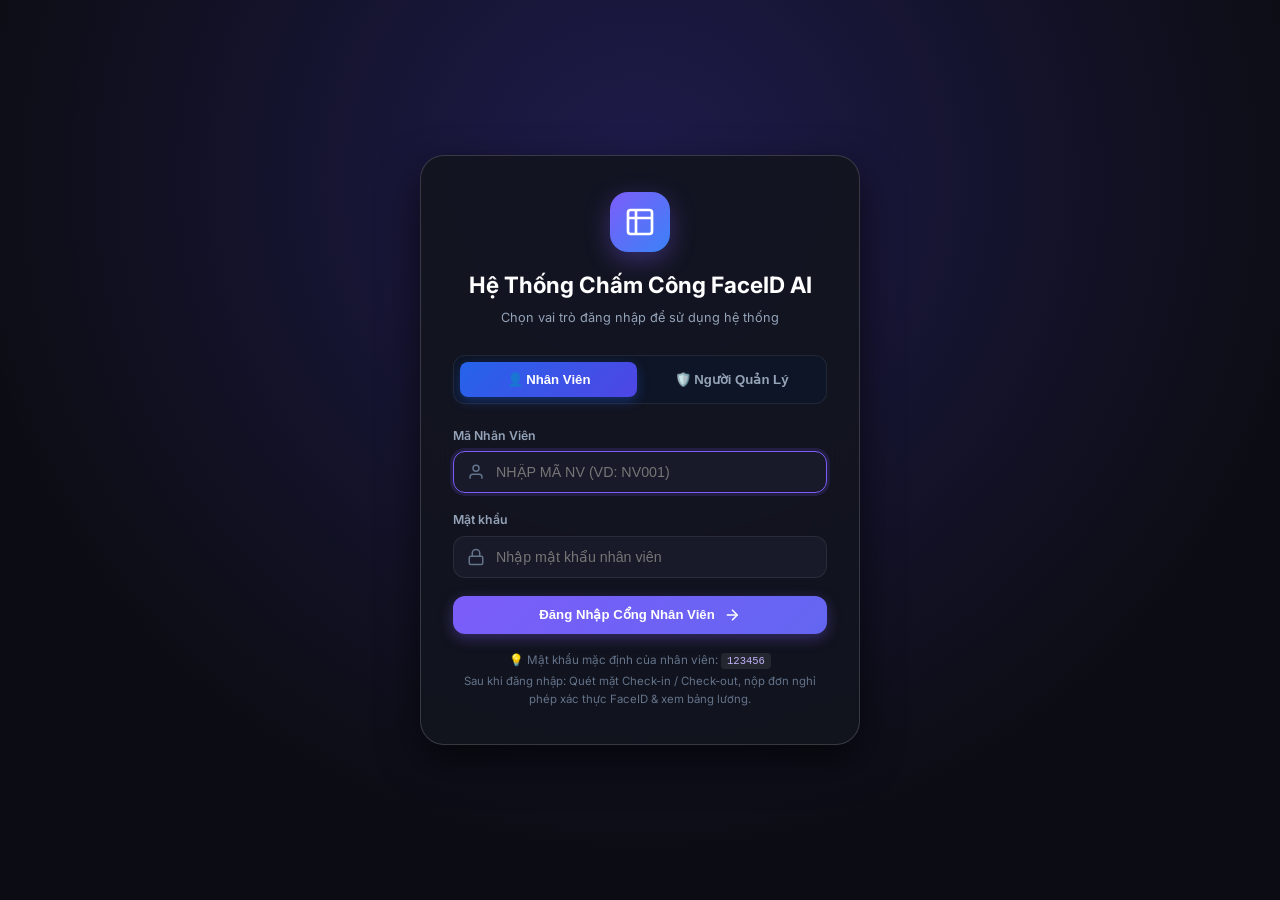
<file: templates/admin_login.html>
<!DOCTYPE html>
<html lang="vi">
<head>
  <meta charset="UTF-8" />
  <meta name="viewport" content="width=device-width, initial-scale=1.0" />
  <title>Đăng Nhập Hệ Thống Chấm Công & Quản Trị — FaceID AI</title>
  <link rel="preconnect" href="https://fonts.googleapis.com" />
  <link rel="preconnect" href="https://fonts.gstatic.com" crossorigin />
  <link href="https://fonts.googleapis.com/css2?family=Inter:wght@300;400;500;600;700;800&display=swap" rel="stylesheet" />
  <link rel="stylesheet" href="/static/css/style.css?v=2.5" />
  <style>
    .role-tabs {
      display: grid;
      grid-template-columns: 1fr 1fr;
      gap: 6px;
      background: rgba(15, 23, 42, 0.7);
      padding: 6px;
      border-radius: 12px;
      border: 1px solid var(--border);
      margin-bottom: 1.5rem;
    }
    .role-tab-btn {
      padding: 10px 12px;
      border-radius: 8px;
      border: none;
      background: transparent;
      color: var(--text-secondary);
      font-weight: 700;
      font-size: 0.88rem;
      cursor: pointer;
      display: flex;
      align-items: center;
      justify-content: center;
      gap: 8px;
      transition: all 0.2s ease;
    }
    .role-tab-btn.active {
      background: linear-gradient(135deg, #2563eb, #4f46e5);
      color: #fff;
      box-shadow: 0 4px 12px rgba(37, 99, 235, 0.35);
    }
    .role-tab-btn:hover:not(.active) {
      color: var(--text);
      background: rgba(255, 255, 255, 0.05);
    }
  </style>
</head>
<body class="login-body">

  <div class="login-wrapper">
    
    <div class="login-card" style="max-width: 450px;">
      <div class="login-brand">
        <div class="login-icon">
          <svg width="32" height="32" viewBox="0 0 24 24" fill="none" stroke="currentColor" stroke-width="2">
            <path d="M9 3H5a2 2 0 0 0-2 2v4m6-6h10a2 2 0 0 1 2 2v4M9 3v18m0 0h10a2 2 0 0 0 2-2V9M9 21H5a2 2 0 0 1-2-2V9m0 0h18"/>
          </svg>
        </div>
        <h2>Hệ Thống Chấm Công FaceID AI</h2>
        <p id="login-subtitle">Chọn vai trò đăng nhập để sử dụng hệ thống</p>
      </div>

      <!-- Chuyển đổi luồng Nhân Viên / Quản Lý -->
      <div class="role-tabs">
        <button type="button" class="role-tab-btn active" id="tab-btn-emp">
          <span>👤 Nhân Viên</span>
        </button>
        <button type="button" class="role-tab-btn" id="tab-btn-admin">
          <span>🛡️ Người Quản Lý</span>
        </button>
      </div>

      <!-- FORM 1: NHÂN VIÊN ĐĂNG NHẬP -->
      <form id="employee-login-form" class="login-form">
        <div class="form-group">
          <label for="emp-code">Mã Nhân Viên</label>
          <div class="input-wrap">
            <svg width="18" height="18" viewBox="0 0 24 24" fill="none" stroke="currentColor" stroke-width="2">
              <path d="M20 21v-2a4 4 0 0 0-4-4H8a4 4 0 0 0-4 4v2"/><circle cx="12" cy="7" r="4"/>
            </svg>
            <input type="text" id="emp-code" name="emp_code" placeholder="Nhập Mã NV (VD: NV001)" required autofocus style="text-transform: uppercase;" />
          </div>
        </div>

        <div class="form-group">
          <label for="emp-password">Mật khẩu</label>
          <div class="input-wrap">
            <svg width="18" height="18" viewBox="0 0 24 24" fill="none" stroke="currentColor" stroke-width="2">
              <rect x="3" y="11" width="18" height="11" rx="2" ry="2"/><path d="M7 11V7a5 5 0 0 1 10 0v4"/>
            </svg>
            <input type="password" id="emp-password" name="password" placeholder="Nhập mật khẩu nhân viên" required />
          </div>
        </div>

        <div id="emp-login-error" class="login-alert hidden"></div>

        <button type="submit" class="btn-primary btn-block" id="btn-submit-emp-login">
          <span>Đăng Nhập Cổng Nhân Viên</span>
          <svg width="18" height="18" viewBox="0 0 24 24" fill="none" stroke="currentColor" stroke-width="2">
            <line x1="5" y1="12" x2="19" y2="12"/><polyline points="12 5 19 12 12 19"/>
          </svg>
        </button>

        <div class="login-meta-tip">
          <p>💡 Mật khẩu mặc định của nhân viên: <code>123456</code></p>
          <p style="margin-top:4px;font-size:.76rem;color:var(--text-muted);">Sau khi đăng nhập: Quét mặt Check-in / Check-out, nộp đơn nghỉ phép xác thực FaceID & xem bảng lương.</p>
        </div>
      </form>

      <!-- FORM 2: NGƯỜI QUẢN LÝ ĐĂNG NHẬP -->
      <form id="admin-login-form" class="login-form hidden">
        <div class="form-group">
          <label for="username">Tài khoản Quản trị</label>
          <div class="input-wrap">
            <svg width="18" height="18" viewBox="0 0 24 24" fill="none" stroke="currentColor" stroke-width="2">
              <path d="M12 2L2 7l10 5 10-5-10-5zM2 17l10 5 10-5M2 12l10 5 10-5"/>
            </svg>
            <input type="text" id="username" name="username" placeholder="Nhập tài khoản (vd: admin)" required />
          </div>
        </div>

        <div class="form-group">
          <label for="password">Mật khẩu Quản trị</label>
          <div class="input-wrap">
            <svg width="18" height="18" viewBox="0 0 24 24" fill="none" stroke="currentColor" stroke-width="2">
              <rect x="3" y="11" width="18" height="11" rx="2" ry="2"/><path d="M7 11V7a5 5 0 0 1 10 0v4"/>
            </svg>
            <input type="password" id="password" name="password" placeholder="Nhập mật khẩu quản lý" required />
          </div>
        </div>

        <div id="login-error" class="login-alert hidden"></div>

        <button type="submit" class="btn-primary btn-block" id="btn-submit-login" style="background: linear-gradient(135deg, #7c3aed, #4f46e5);">
          <span>Đăng Nhập Cổng Quản Lý</span>
          <svg width="18" height="18" viewBox="0 0 24 24" fill="none" stroke="currentColor" stroke-width="2">
            <line x1="5" y1="12" x2="19" y2="12"/><polyline points="12 5 19 12 12 19"/>
          </svg>
        </button>

        <div class="login-meta-tip">
          <p>🛡️ Mặc định Quản lý: tài khoản <code>admin</code> • mật khẩu <code>admin123</code></p>
          <p style="margin-top:4px;font-size:.76rem;color:var(--text-muted);">Dành cho Quản trị viên: Thêm/sửa/xóa nhân viên, duyệt nghỉ phép, xem báo cáo đăng nhập & bảng lương.</p>
        </div>
      </form>

    </div>

  </div>

  <script>
    const tabBtnEmp   = document.getElementById('tab-btn-emp');
    const tabBtnAdmin = document.getElementById('tab-btn-admin');
    const empForm     = document.getElementById('employee-login-form');
    const adminForm   = document.getElementById('admin-login-form');

    function switchRoleTab(role) {
      if (role === 'admin') {
        tabBtnAdmin.classList.add('active');
        tabBtnEmp.classList.remove('active');
        adminForm.classList.remove('hidden');
        empForm.classList.add('hidden');
        document.getElementById('username').focus();
      } else {
        tabBtnEmp.classList.add('active');
        tabBtnAdmin.classList.remove('active');
        empForm.classList.remove('hidden');
        adminForm.classList.add('hidden');
        document.getElementById('emp-code').focus();
      }
    }

    tabBtnEmp.addEventListener('click', () => switchRoleTab('emp'));
    tabBtnAdmin.addEventListener('click', () => switchRoleTab('admin'));

    // Kiểm tra URL query (?role=admin)
    if (window.location.search.includes('role=admin')) {
      switchRoleTab('admin');
    }

    // Xử lý Nhân viên đăng nhập
    const empAlert = document.getElementById('emp-login-error');
    const btnEmp   = document.getElementById('btn-submit-emp-login');

    empForm.addEventListener('submit', async (e) => {
      e.preventDefault();
      empAlert.classList.add('hidden');
      btnEmp.disabled = true;
      btnEmp.innerHTML = '<span>Đang xác thực...</span>';

      const emp_code = document.getElementById('emp-code').value.trim().toUpperCase();
      const password = document.getElementById('emp-password').value;

      try {
        const res = await fetch('/api/employee/login', {
          method: 'POST',
          headers: { 'Content-Type': 'application/json' },
          body: JSON.stringify({ emp_code, password })
        });
        const data = await res.json();

        if (res.ok && data.success) {
          window.location.href = data.redirect || '/';
        } else {
          empAlert.textContent = data.error || 'Đăng nhập nhân viên không thành công.';
          empAlert.classList.remove('hidden');
          btnEmp.disabled = false;
          btnEmp.innerHTML = '<span>Đăng Nhập Cổng Nhân Viên</span>';
        }
      } catch (err) {
        empAlert.textContent = 'Lỗi kết nối tới máy chủ.';
        empAlert.classList.remove('hidden');
        btnEmp.disabled = false;
        btnEmp.innerHTML = '<span>Đăng Nhập Cổng Nhân Viên</span>';
      }
    });

    // Xử lý Quản lý đăng nhập
    const adminAlert = document.getElementById('login-error');
    const btnAdmin   = document.getElementById('btn-submit-login');

    adminForm.addEventListener('submit', async (e) => {
      e.preventDefault();
      adminAlert.classList.add('hidden');
      btnAdmin.disabled = true;
      btnAdmin.innerHTML = '<span>Đang xác thực...</span>';

      const username = document.getElementById('username').value.trim();
      const password = document.getElementById('password').value;

      try {
        const res = await fetch('/api/admin/login', {
          method: 'POST',
          headers: { 'Content-Type': 'application/json' },
          body: JSON.stringify({ username, password })
        });
        const data = await res.json();

        if (res.ok && data.success) {
          window.location.href = data.redirect || '/admin';
        } else {
          adminAlert.textContent = data.error || 'Đăng nhập quản trị không thành công.';
          adminAlert.classList.remove('hidden');
          btnAdmin.disabled = false;
          btnAdmin.innerHTML = '<span>Đăng Nhập Cổng Quản Lý</span>';
        }
      } catch (err) {
        adminAlert.textContent = 'Lỗi kết nối tới máy chủ.';
        adminAlert.classList.remove('hidden');
        btnAdmin.disabled = false;
        btnAdmin.innerHTML = '<span>Đăng Nhập Cổng Quản Lý</span>';
      }
    });
  </script>
</body>
</html>
</file>
<file: static/css/style.css>
/* ══════════════════════════════════════════════════════════════════
   FaceID Attendance System — Core Design System & Styling
   ══════════════════════════════════════════════════════════════════ */

*, *::before, *::after {
  box-sizing: border-box;
  margin: 0;
  padding: 0;
}

:root {
  --bg-base:        #0c0d14;
  --bg-surface:     #12141f;
  --bg-elevated:    #181a29;
  --bg-card:        #1d2033;
  --bg-card-hover:  #24283f;
  
  --border:         rgba(255, 255, 255, 0.08);
  --border-strong:  rgba(255, 255, 255, 0.16);
  --border-focus:   rgba(124, 93, 250, 0.6);

  --accent:         #7c5dfa;
  --accent-light:   #9b82fc;
  --accent-dim:     rgba(124, 93, 250, 0.15);
  --accent-glow:    rgba(124, 93, 250, 0.35);

  --success:        #10b981;
  --success-light:  #34d399;
  --success-dim:    rgba(16, 185, 129, 0.16);
  --danger:         #ef4444;
  --danger-dim:     rgba(239, 68, 68, 0.16);
  --warning:        #f59e0b;
  --warning-dim:    rgba(245, 158, 11, 0.16);
  --info:           #3b82f6;
  --info-dim:       rgba(59, 130, 246, 0.16);

  --text-primary:   #f8fafc;
  --text-secondary: #94a3b8;
  --text-muted:     #64748b;

  --radius-xs: 4px;
  --radius-sm: 8px;
  --radius-md: 12px;
  --radius-lg: 18px;
  --radius-xl: 24px;

  --font: 'Inter', -apple-system, BlinkMacSystemFont, 'Segoe UI', Roboto, sans-serif;
  --shadow-sm: 0 2px 8px rgba(0, 0, 0, 0.3);
  --shadow-md: 0 8px 24px rgba(0, 0, 0, 0.45);
  --shadow-lg: 0 16px 40px rgba(0, 0, 0, 0.6);
  --transition: all 0.2s cubic-bezier(0.4, 0, 0.2, 1);
}

html {
  scroll-behavior: smooth;
  font-size: 15px;
}

body {
  font-family: var(--font);
  background-color: var(--bg-base);
  color: var(--text-primary);
  min-height: 100vh;
  line-height: 1.5;
  -webkit-font-smoothing: antialiased;
}

/* ── Typography & Links ──────────────────────────────────────────── */
a {
  color: var(--accent-light);
  text-decoration: none;
  transition: var(--transition);
}
a:hover {
  color: #fff;
}

code {
  font-family: 'Consolas', 'Courier New', monospace;
  background: rgba(255, 255, 255, 0.08);
  padding: 2px 6px;
  border-radius: var(--radius-xs);
  font-size: 0.9em;
  color: #c4b5fd;
}

/* ── Top Header ─────────────────────────────────────────────────── */
.header {
  position: sticky;
  top: 0;
  z-index: 100;
  background: rgba(12, 13, 20, 0.85);
  backdrop-filter: blur(20px);
  border-bottom: 1px solid var(--border);
}

.header-inner {
  max-width: 1400px;
  margin: 0 auto;
  padding: 0 24px;
  height: 68px;
  display: flex;
  align-items: center;
  justify-content: space-between;
  gap: 16px;
}

.logo {
  display: flex;
  align-items: center;
  gap: 12px;
}

.logo-icon {
  width: 42px;
  height: 42px;
  border-radius: var(--radius-md);
  background: linear-gradient(135deg, var(--accent) 0%, #4f46e5 100%);
  display: flex;
  align-items: center;
  justify-content: center;
  color: #fff;
  box-shadow: 0 4px 14px var(--accent-glow);
}

.admin-badge-icon {
  background: linear-gradient(135deg, #4f46e5 0%, #06b6d4 100%);
}

.logo-title {
  display: block;
  font-weight: 700;
  font-size: 1.15rem;
  letter-spacing: -0.3px;
  color: #fff;
}

.logo-subtitle {
  display: block;
  font-size: 0.75rem;
  color: var(--text-muted);
  text-transform: uppercase;
  letter-spacing: 0.5px;
}

/* Clock */
.live-clock {
  display: flex;
  flex-direction: column;
  align-items: center;
  background: var(--bg-surface);
  border: 1px solid var(--border);
  padding: 4px 16px;
  border-radius: var(--radius-md);
}

#clock-time {
  font-size: 1.25rem;
  font-weight: 700;
  letter-spacing: 1px;
  color: #fff;
  font-variant-numeric: tabular-nums;
}

#clock-date {
  font-size: 0.72rem;
  color: var(--text-secondary);
}

.header-actions {
  display: flex;
  align-items: center;
  gap: 14px;
}

.status-pill {
  display: flex;
  align-items: center;
  gap: 8px;
  padding: 6px 14px;
  background: var(--bg-surface);
  border: 1px solid var(--border);
  border-radius: 999px;
  font-size: 0.8rem;
  color: var(--text-secondary);
}

.pulse-dot {
  width: 8px;
  height: 8px;
  border-radius: 50%;
  background: var(--success);
  box-shadow: 0 0 8px var(--success);
  animation: pulse 2s infinite;
}

@keyframes pulse {
  0% { transform: scale(0.95); box-shadow: 0 0 0 0 rgba(16, 185, 129, 0.7); }
  70% { transform: scale(1); box-shadow: 0 0 0 8px rgba(16, 185, 129, 0); }
  100% { transform: scale(0.95); box-shadow: 0 0 0 0 rgba(16, 185, 129, 0); }
}

.btn-admin-nav {
  display: flex;
  align-items: center;
  gap: 8px;
  padding: 8px 16px;
  background: var(--accent-dim);
  border: 1px solid rgba(124, 93, 250, 0.3);
  color: var(--accent-light);
  border-radius: var(--radius-md);
  font-weight: 600;
  font-size: 0.88rem;
  transition: var(--transition);
}
.btn-admin-nav:hover {
  background: var(--accent);
  color: #fff;
  box-shadow: 0 0 16px var(--accent-glow);
}

/* ══════════════════════════════════════════════════════════════════
   KIOSK PAGE LAYOUT
   ══════════════════════════════════════════════════════════════════ */
.kiosk-container {
  max-width: 1400px;
  margin: 0 auto;
  padding: 24px;
  display: grid;
  grid-template-columns: 1fr 420px;
  gap: 24px;
  align-items: start;
}

@media (max-width: 1024px) {
  .kiosk-container {
    grid-template-columns: 1fr;
  }
}

/* ── Camera Card ─────────────────────────────────────────────────── */
.camera-card {
  background: var(--bg-surface);
  border: 1px solid var(--border);
  border-radius: var(--radius-xl);
  overflow: hidden;
  box-shadow: var(--shadow-lg);
  display: flex;
  flex-direction: column;
}

.camera-card-header {
  padding: 16px 20px;
  display: flex;
  align-items: center;
  justify-content: space-between;
  border-bottom: 1px solid var(--border);
  background: var(--bg-elevated);
}

.cam-status-indicator {
  display: flex;
  align-items: center;
  gap: 10px;
  font-size: 0.88rem;
  font-weight: 500;
}

.cam-dot {
  width: 10px;
  height: 10px;
  border-radius: 50%;
  background: var(--text-muted);
}
.cam-dot.live {
  background: var(--success);
  box-shadow: 0 0 10px var(--success);
}
.cam-dot.warn {
  background: var(--warning);
}

.cam-controls {
  display: flex;
  gap: 8px;
}

/* Video Viewport */
.video-viewport {
  position: relative;
  width: 100%;
  aspect-ratio: 4 / 3;
  max-height: 600px;
  background: #000;
  display: flex;
  align-items: center;
  justify-content: center;
  overflow: hidden;
}

#kiosk-video {
  width: 100%;
  height: 100%;
  object-fit: cover;
  transform: scaleX(-1); /* Gương tự nhiên */
}

/* Futuristic Face Scanner HUD */
.face-scanner-hud {
  position: absolute;
  top: 50%;
  left: 50%;
  transform: translate(-50%, -50%);
  width: 270px;
  height: 330px;
  pointer-events: none;
  border: 1px dashed rgba(124, 93, 250, 0.4);
  border-radius: 20px;
}

.hud-corner {
  position: absolute;
  width: 24px;
  height: 24px;
  border-color: var(--accent-light);
  border-style: solid;
}
.hud-corner.top-left { top: -2px; left: -2px; border-width: 3px 0 0 3px; border-top-left-radius: 12px; }
.hud-corner.top-right { top: -2px; right: -2px; border-width: 3px 3px 0 0; border-top-right-radius: 12px; }
.hud-corner.bottom-left { bottom: -2px; left: -2px; border-width: 0 0 3px 3px; border-bottom-left-radius: 12px; }
.hud-corner.bottom-right { bottom: -2px; right: -2px; border-width: 0 3px 3px 0; border-bottom-right-radius: 12px; }

.hud-scanline {
  position: absolute;
  top: 0;
  left: 0;
  right: 0;
  height: 2px;
  background: linear-gradient(90deg, transparent, var(--accent-light), transparent);
  box-shadow: 0 0 8px var(--accent);
  animation: scanHUD 2.5s ease-in-out infinite alternate;
}

@keyframes scanHUD {
  0% { top: 4%; opacity: 0.3; }
  50% { opacity: 1; }
  100% { top: 96%; opacity: 0.3; }
}

.hud-guide-text {
  position: absolute;
  bottom: -32px;
  left: 50%;
  transform: translateX(-50%);
  white-space: nowrap;
  font-size: 0.78rem;
  color: rgba(255, 255, 255, 0.75);
  background: rgba(0, 0, 0, 0.6);
  padding: 4px 12px;
  border-radius: 999px;
  border: 1px solid var(--border);
}

/* Match Popup Overlay (>60% notification) */
.match-popup {
  position: absolute;
  bottom: 24px;
  left: 24px;
  right: 24px;
  background: rgba(18, 20, 31, 0.94);
  backdrop-filter: blur(16px);
  border: 1px solid var(--success);
  box-shadow: 0 10px 30px rgba(0, 0, 0, 0.7), 0 0 25px rgba(16, 185, 129, 0.25);
  border-radius: var(--radius-lg);
  padding: 18px 24px;
  animation: slideUp 0.3s cubic-bezier(0.16, 1, 0.3, 1);
  z-index: 10;
}

@keyframes slideUp {
  from { transform: translateY(30px); opacity: 0; }
  to { transform: translateY(0); opacity: 1; }
}

.popup-badge {
  display: inline-flex;
  align-items: center;
  gap: 6px;
  padding: 3px 10px;
  border-radius: 999px;
  font-size: 0.75rem;
  font-weight: 700;
  letter-spacing: 0.5px;
  margin-bottom: 12px;
}
.popup-badge.success {
  background: var(--success-dim);
  color: var(--success-light);
  border: 1px solid rgba(16, 185, 129, 0.3);
}
.popup-badge.warning {
  background: rgba(245, 158, 11, 0.18);
  color: #fbbf24;
  border: 1px solid rgba(245, 158, 11, 0.45);
}

.popup-body {
  display: flex;
  align-items: center;
  gap: 18px;
}

.popup-avatar {
  width: 64px;
  height: 64px;
  border-radius: var(--radius-md);
  background: linear-gradient(135deg, var(--accent) 0%, #4338ca 100%);
  display: flex;
  align-items: center;
  justify-content: center;
  font-size: 1.4rem;
  font-weight: 700;
  color: #fff;
  border: 2px solid var(--success);
  flex-shrink: 0;
  overflow: hidden;
}
.popup-avatar img {
  width: 100%;
  height: 100%;
  object-fit: cover;
}

.popup-details {
  flex: 1;
}

.popup-name {
  font-size: 1.45rem;
  font-weight: 700;
  color: #fff;
  line-height: 1.2;
  margin-bottom: 4px;
}

.popup-code-row {
  display: flex;
  align-items: center;
  gap: 8px;
  margin-bottom: 4px;
}
.popup-code-row .label {
  font-size: 0.75rem;
  color: var(--text-muted);
  font-weight: 600;
}

.code-badge {
  display: inline-block;
  background: rgba(124, 93, 250, 0.2);
  color: #c4b5fd;
  border: 1px solid rgba(124, 93, 250, 0.4);
  padding: 2px 8px;
  border-radius: var(--radius-xs);
  font-size: 0.85rem;
  font-weight: 700;
  letter-spacing: 0.5px;
}

.popup-meta {
  font-size: 0.8rem;
  color: var(--text-secondary);
}

/* Similarity Bar in Popup */
.popup-sim-wrap {
  margin-top: 12px;
}

.sim-labels {
  display: flex;
  justify-content: space-between;
  font-size: 0.75rem;
  color: var(--text-secondary);
  margin-bottom: 4px;
}
.sim-val {
  font-weight: 700;
  color: var(--success-light);
}

.sim-progress {
  height: 6px;
  background: rgba(255, 255, 255, 0.1);
  border-radius: 999px;
  overflow: hidden;
}

.sim-bar {
  height: 100%;
  background: linear-gradient(90deg, #10b981 0%, #34d399 100%);
  border-radius: 999px;
  transition: width 0.3s ease;
}

.popup-footer {
  margin-top: 8px;
  font-size: 0.78rem;
  color: var(--success-light);
}

/* Mismatch badge */
.mismatch-badge {
  position: absolute;
  top: 20px;
  left: 50%;
  transform: translateX(-50%);
  background: rgba(239, 68, 68, 0.85);
  backdrop-filter: blur(8px);
  color: #fff;
  padding: 6px 16px;
  border-radius: 999px;
  font-size: 0.8rem;
  font-weight: 600;
  border: 1px solid rgba(255, 255, 255, 0.2);
  box-shadow: 0 4px 14px rgba(239, 68, 68, 0.4);
  animation: fadeIn 0.2s;
}

/* Spoof warning badge (Anti-Spoofing alert) */
.spoof-warning-badge {
  position: absolute;
  top: 20px;
  left: 50%;
  transform: translateX(-50%);
  background: rgba(220, 38, 38, 0.95);
  backdrop-filter: blur(12px);
  color: #fff;
  padding: 10px 22px;
  border-radius: 999px;
  font-size: 0.88rem;
  font-weight: 700;
  border: 1px solid rgba(255, 255, 255, 0.3);
  box-shadow: 0 8px 24px rgba(220, 38, 38, 0.6);
  display: flex;
  align-items: center;
  gap: 10px;
  z-index: 20;
  animation: pulseDanger 1.2s infinite;
}

}

/* Unregistered face warning badge */
.unregistered-badge {
  position: absolute;
  top: 20px;
  left: 50%;
  transform: translateX(-50%);
  background: rgba(217, 119, 6, 0.95);
  backdrop-filter: blur(12px);
  color: #fff;
  padding: 10px 22px;
  border-radius: 999px;
  font-size: 0.88rem;
  font-weight: 700;
  border: 1px solid rgba(255, 255, 255, 0.35);
  box-shadow: 0 8px 24px rgba(217, 119, 6, 0.6);
  display: flex;
  align-items: center;
  gap: 10px;
  z-index: 20;
  animation: pulseWarn 1.2s infinite;
}

@keyframes pulseWarn {
  0% { transform: translateX(-50%) scale(0.98); }
  50% { transform: translateX(-50%) scale(1.02); }
  100% { transform: translateX(-50%) scale(0.98); }
}

@keyframes fadeIn {
  from { opacity: 0; }
  to { opacity: 1; }
}


.camera-card-footer {
  padding: 14px 20px;
  background: var(--bg-elevated);
  border-top: 1px solid var(--border);
}

.footer-tip {
  display: flex;
  align-items: center;
  gap: 8px;
  font-size: 0.8rem;
  color: var(--text-secondary);
}

/* ── Feed Column ─────────────────────────────────────────────────── */
.feed-column {
  display: flex;
  flex-direction: column;
  gap: 20px;
}

.card {
  background: var(--bg-surface);
  border: 1px solid var(--border);
  border-radius: var(--radius-lg);
  padding: 20px;
  box-shadow: var(--shadow-sm);
}

.card-header {
  display: flex;
  align-items: center;
  justify-content: space-between;
  margin-bottom: 16px;
}

.card-header h3 {
  font-size: 1rem;
  font-weight: 600;
  display: flex;
  align-items: center;
  gap: 8px;
  color: #fff;
}

/* Latest User Card */
.latest-user-card {
  border-left: 4px solid var(--accent);
}

.latest-placeholder {
  text-align: center;
  padding: 24px 12px;
  color: var(--text-muted);
}
.ph-circle {
  width: 56px;
  height: 56px;
  border-radius: 50%;
  background: var(--bg-elevated);
  display: flex;
  align-items: center;
  justify-content: center;
  margin: 0 auto 12px;
  color: var(--text-muted);
}

.latest-head {
  display: flex;
  align-items: center;
  gap: 16px;
  margin-bottom: 16px;
}

.latest-avatar {
  width: 56px;
  height: 56px;
  border-radius: var(--radius-md);
  background: var(--accent);
  display: flex;
  align-items: center;
  justify-content: center;
  font-size: 1.25rem;
  font-weight: 700;
  color: #fff;
  flex-shrink: 0;
  overflow: hidden;
}
.latest-avatar img {
  width: 100%;
  height: 100%;
  object-fit: cover;
}

.latest-name {
  font-size: 1.15rem;
  font-weight: 700;
  color: #fff;
}
.latest-code {
  font-size: 0.85rem;
  color: #c4b5fd;
  font-weight: 600;
}
.latest-role {
  font-size: 0.78rem;
  color: var(--text-secondary);
}

.metric-grid {
  display: grid;
  grid-template-columns: repeat(3, 1fr);
  gap: 10px;
  background: var(--bg-elevated);
  padding: 12px;
  border-radius: var(--radius-md);
  border: 1px solid var(--border);
}

.metric-box {
  display: flex;
  flex-direction: column;
}
.m-label {
  font-size: 0.7rem;
  color: var(--text-muted);
  text-transform: uppercase;
}
.m-val {
  font-size: 0.95rem;
  font-weight: 700;
  color: #fff;
}
.m-val.highlight {
  color: var(--success-light);
}
.text-success {
  color: var(--success-light) !important;
}

/* Recent Feed List */
.feed-card {
  flex: 1;
}

.feed-list {
  display: flex;
  flex-direction: column;
  gap: 10px;
  max-height: 480px;
  overflow-y: auto;
  padding-right: 4px;
}

.feed-item {
  display: flex;
  align-items: center;
  gap: 12px;
  padding: 10px 12px;
  background: var(--bg-elevated);
  border: 1px solid var(--border);
  border-radius: var(--radius-md);
  transition: var(--transition);
}
.feed-item:hover {
  background: var(--bg-card-hover);
  border-color: var(--border-strong);
}

.feed-avatar {
  width: 38px;
  height: 38px;
  border-radius: var(--radius-sm);
  background: #334155;
  display: flex;
  align-items: center;
  justify-content: center;
  font-weight: 700;
  font-size: 0.9rem;
  color: #fff;
  flex-shrink: 0;
  overflow: hidden;
}
.feed-avatar img {
  width: 100%;
  height: 100%;
  object-fit: cover;
}

.feed-info {
  flex: 1;
  min-width: 0;
}
.feed-name {
  font-size: 0.88rem;
  font-weight: 600;
  color: #fff;
  white-space: nowrap;
  overflow: hidden;
  text-overflow: ellipsis;
}
.feed-meta {
  font-size: 0.75rem;
  color: var(--text-secondary);
}

.feed-time-col {
  text-align: right;
  flex-shrink: 0;
}
.feed-time {
  font-size: 0.85rem;
  font-weight: 600;
  color: #fff;
  font-variant-numeric: tabular-nums;
}
.feed-sim {
  font-size: 0.72rem;
  color: var(--success-light);
}

.feed-empty {
  text-align: center;
  padding: 30px;
  color: var(--text-muted);
  font-size: 0.88rem;
}

/* ══════════════════════════════════════════════════════════════════
   ADMIN LOGIN PAGE
   ══════════════════════════════════════════════════════════════════ */
.login-body {
  background: radial-gradient(circle at 50% 20%, #1e1b4b 0%, #0c0d14 70%);
  display: flex;
  align-items: center;
  justify-content: center;
  min-height: 100vh;
  padding: 24px;
}

.login-wrapper {
  width: 100%;
  max-width: 440px;
}

.login-card {
  background: rgba(18, 20, 31, 0.9);
  backdrop-filter: blur(24px);
  border: 1px solid var(--border-strong);
  border-radius: var(--radius-xl);
  padding: 36px 32px;
  box-shadow: var(--shadow-lg);
}

.login-brand {
  text-align: center;
  margin-bottom: 28px;
}

.login-icon {
  width: 60px;
  height: 60px;
  border-radius: var(--radius-lg);
  background: linear-gradient(135deg, var(--accent) 0%, #3b82f6 100%);
  display: flex;
  align-items: center;
  justify-content: center;
  color: #fff;
  margin: 0 auto 16px;
  box-shadow: 0 8px 24px var(--accent-glow);
}

.login-brand h2 {
  font-size: 1.5rem;
  font-weight: 700;
  color: #fff;
  margin-bottom: 6px;
}

.login-brand p {
  font-size: 0.85rem;
  color: var(--text-secondary);
}

.login-form .form-group {
  margin-bottom: 18px;
}

.login-form label {
  display: block;
  font-size: 0.82rem;
  font-weight: 600;
  margin-bottom: 6px;
  color: var(--text-secondary);
}

.input-wrap {
  position: relative;
  display: flex;
  align-items: center;
}

.input-wrap svg {
  position: absolute;
  left: 14px;
  color: var(--text-muted);
  pointer-events: none;
}

.input-wrap input {
  width: 100%;
  background: var(--bg-elevated);
  border: 1px solid var(--border);
  border-radius: var(--radius-md);
  padding: 12px 14px 12px 42px;
  color: #fff;
  font-size: 0.95rem;
  transition: var(--transition);
}
.input-wrap input:focus {
  outline: none;
  border-color: var(--accent);
  box-shadow: 0 0 0 3px var(--accent-dim);
}

.login-alert {
  background: var(--danger-dim);
  border: 1px solid rgba(239, 68, 68, 0.4);
  color: #fca5a5;
  padding: 10px 14px;
  border-radius: var(--radius-md);
  font-size: 0.85rem;
  margin-bottom: 16px;
}

.login-meta-tip {
  margin-top: 18px;
  text-align: center;
  font-size: 0.78rem;
  color: var(--text-muted);
}

.login-footer {
  margin-top: 24px;
  text-align: center;
  border-top: 1px solid var(--border);
  padding-top: 18px;
}

.btn-back-kiosk {
  display: inline-flex;
  align-items: center;
  gap: 8px;
  font-size: 0.85rem;
  color: var(--text-secondary);
}
.btn-back-kiosk:hover {
  color: #fff;
}

/* ══════════════════════════════════════════════════════════════════
   ADMIN DASHBOARD
   ══════════════════════════════════════════════════════════════════ */
.admin-body {
  background: var(--bg-base);
}

.admin-header .admin-user-nav {
  display: flex;
  align-items: center;
  gap: 12px;
}

.admin-user-tag {
  display: flex;
  align-items: center;
  gap: 6px;
  font-size: 0.85rem;
  color: var(--text-secondary);
  background: var(--bg-surface);
  border: 1px solid var(--border);
  padding: 6px 12px;
  border-radius: var(--radius-md);
}

.btn-logout {
  display: flex;
  align-items: center;
  gap: 6px;
  padding: 6px 12px;
  background: var(--danger-dim);
  color: #f87171;
  border: 1px solid rgba(239, 68, 68, 0.3);
  border-radius: var(--radius-md);
  font-size: 0.85rem;
  font-weight: 600;
  transition: var(--transition);
}
.btn-logout:hover {
  background: var(--danger);
  color: #fff;
}

.admin-container {
  max-width: 1400px;
  margin: 0 auto;
  padding: 24px;
}

/* Admin Tab Buttons */
.admin-tabs {
  display: flex;
  gap: 8px;
  border-bottom: 1px solid var(--border);
  margin-bottom: 24px;
  overflow-x: auto;
}

.tab-btn {
  display: flex;
  align-items: center;
  gap: 8px;
  padding: 12px 20px;
  background: transparent;
  border: none;
  border-bottom: 2px solid transparent;
  color: var(--text-secondary);
  font-size: 0.95rem;
  font-weight: 600;
  cursor: pointer;
  transition: var(--transition);
  white-space: nowrap;
}
.tab-btn:hover {
  color: #fff;
}
.tab-btn.active {
  color: var(--accent-light);
  border-bottom-color: var(--accent);
}

.tab-pane {
  display: none;
}
.tab-pane.active {
  display: block;
}

/* Toolbar */
.section-toolbar {
  display: flex;
  align-items: center;
  justify-content: space-between;
  gap: 16px;
  margin-bottom: 20px;
  flex-wrap: wrap;
}

.search-box {
  position: relative;
  display: flex;
  align-items: center;
  min-width: 320px;
}
.search-box svg {
  position: absolute;
  left: 12px;
  color: var(--text-muted);
}
.search-box input {
  width: 100%;
  background: var(--bg-surface);
  border: 1px solid var(--border);
  border-radius: var(--radius-md);
  padding: 10px 14px 10px 38px;
  color: #fff;
  font-size: 0.88rem;
}
.search-box input:focus {
  outline: none;
  border-color: var(--accent);
}

/* Tables */
.data-table-card {
  padding: 0;
  overflow: hidden;
}

.table-responsive {
  width: 100%;
  overflow-x: auto;
}

.data-table {
  width: 100%;
  border-collapse: collapse;
  text-align: left;
  font-size: 0.88rem;
}

.data-table th {
  background: var(--bg-elevated);
  color: var(--text-secondary);
  font-weight: 600;
  font-size: 0.78rem;
  text-transform: uppercase;
  letter-spacing: 0.5px;
  padding: 14px 16px;
  border-bottom: 1px solid var(--border);
  white-space: nowrap;
}

.data-table td {
  padding: 12px 16px;
  border-bottom: 1px solid var(--border);
  color: var(--text-primary);
  vertical-align: middle;
}

.data-table tr:hover td {
  background: rgba(255, 255, 255, 0.02);
}

.td-empty {
  text-align: center;
  padding: 40px !important;
  color: var(--text-muted);
}

/* Badges & Tags */
.table-avatar {
  width: 40px;
  height: 40px;
  border-radius: var(--radius-sm);
  background: var(--bg-card);
  display: flex;
  align-items: center;
  justify-content: center;
  font-weight: 700;
  color: #fff;
  overflow: hidden;
}
.table-avatar img {
  width: 100%;
  height: 100%;
  object-fit: cover;
}

.tag-status {
  display: inline-block;
  padding: 3px 8px;
  border-radius: var(--radius-xs);
  font-size: 0.75rem;
  font-weight: 600;
}
.tag-status.valid {
  background: var(--success-dim);
  color: var(--success-light);
  border: 1px solid rgba(16, 185, 129, 0.3);
}
.tag-status.warning {
  background: var(--warning-dim);
  color: var(--warning);
  border: 1px solid rgba(245, 158, 11, 0.3);
}
.tag-status.danger {
  background: var(--danger-dim);
  color: #f87171;
  border: 1px solid rgba(239, 68, 68, 0.3);
}

.action-buttons {
  display: flex;
  gap: 6px;
  justify-content: center;
}

/* ── Filter Card (Attendance) ────────────────────────────────────── */
.attendance-filter-card {
  margin-bottom: 20px;
}

.filter-header {
  display: flex;
  align-items: center;
  justify-content: space-between;
  margin-bottom: 18px;
  flex-wrap: wrap;
  gap: 12px;
}

.print-actions {
  display: flex;
  gap: 10px;
}

.btn-action-print {
  display: flex;
  align-items: center;
  gap: 6px;
  padding: 8px 14px;
  background: var(--bg-elevated);
  border: 1px solid var(--border-strong);
  color: #fff;
  border-radius: var(--radius-md);
  font-weight: 600;
  font-size: 0.85rem;
  cursor: pointer;
  transition: var(--transition);
}
.btn-action-print:hover {
  background: #fff;
  color: #000;
}

.btn-action-export {
  display: flex;
  align-items: center;
  gap: 6px;
  padding: 8px 14px;
  background: rgba(16, 185, 129, 0.15);
  border: 1px solid rgba(16, 185, 129, 0.3);
  color: var(--success-light);
  border-radius: var(--radius-md);
  font-weight: 600;
  font-size: 0.85rem;
  cursor: pointer;
  transition: var(--transition);
}
.btn-action-export:hover {
  background: var(--success);
  color: #fff;
}

.btn-action-add {
  display: flex;
  align-items: center;
  gap: 6px;
  padding: 8px 14px;
  background: var(--accent-dim);
  border: 1px solid rgba(124, 93, 250, 0.4);
  color: var(--accent-light);
  border-radius: var(--radius-md);
  font-weight: 600;
  font-size: 0.85rem;
  cursor: pointer;
  transition: var(--transition);
}
.btn-action-add:hover {
  background: var(--accent);
  color: #fff;
}

.filter-controls-row {
  display: flex;
  flex-wrap: wrap;
  gap: 16px;
  align-items: flex-end;
}

.filter-group {
  display: flex;
  flex-direction: column;
  gap: 6px;
}

.filter-group label {
  font-size: 0.78rem;
  color: var(--text-secondary);
  font-weight: 600;
}

.filter-mode-buttons {
  display: flex;
  background: var(--bg-elevated);
  padding: 3px;
  border-radius: var(--radius-md);
  border: 1px solid var(--border);
}

.filter-mode-btn {
  background: transparent;
  border: none;
  padding: 6px 14px;
  color: var(--text-secondary);
  border-radius: var(--radius-sm);
  font-size: 0.82rem;
  font-weight: 600;
  cursor: pointer;
  transition: var(--transition);
}
.filter-mode-btn.active {
  background: var(--accent);
  color: #fff;
}

.form-control {
  background: var(--bg-elevated);
  border: 1px solid var(--border);
  color: #fff;
  padding: 8px 12px;
  border-radius: var(--radius-md);
  font-size: 0.88rem;
}
.form-control:focus {
  outline: none;
  border-color: var(--accent);
}

.range-inputs {
  display: flex;
  align-items: center;
  gap: 8px;
}

/* Overview Stats Grid */
.stat-grid {
  display: grid;
  grid-template-columns: repeat(auto-fit, minmax(240px, 1fr));
  gap: 20px;
}

.stat-card {
  background: var(--bg-surface);
  border: 1px solid var(--border);
  border-radius: var(--radius-lg);
  padding: 24px;
  display: flex;
  align-items: center;
  gap: 18px;
}

.stat-icon-wrap {
  width: 52px;
  height: 52px;
  border-radius: var(--radius-md);
  display: flex;
  align-items: center;
  justify-content: center;
  color: #fff;
}
.bg-purple { background: linear-gradient(135deg, #7c5dfa, #4f46e5); }
.bg-green  { background: linear-gradient(135deg, #10b981, #059669); }
.bg-blue   { background: linear-gradient(135deg, #3b82f6, #0284c7); }
.bg-amber  { background: linear-gradient(135deg, #f59e0b, #d97706); }

.stat-label {
  font-size: 0.8rem;
  color: var(--text-secondary);
  margin-bottom: 4px;
}

.stat-value {
  font-size: 1.8rem;
  font-weight: 700;
  color: #fff;
  line-height: 1;
}
.stat-value.small {
  font-size: 1rem;
}

/* ══════════════════════════════════════════════════════════════════
   MODALS
   ══════════════════════════════════════════════════════════════════ */
.modal-overlay {
  position: fixed;
  inset: 0;
  background: rgba(0, 0, 0, 0.75);
  backdrop-filter: blur(8px);
  display: flex;
  align-items: center;
  justify-content: center;
  z-index: 999;
  padding: 20px;
}

.modal-card {
  background: var(--bg-surface);
  border: 1px solid var(--border-strong);
  border-radius: var(--radius-xl);
  width: 100%;
  max-width: 600px;
  max-height: 90vh;
  overflow-y: auto;
  box-shadow: var(--shadow-lg);
  animation: modalIn 0.25s cubic-bezier(0.16, 1, 0.3, 1);
}

.modal-card.modal-sm {
  max-width: 480px;
}

@keyframes modalIn {
  from { transform: scale(0.95); opacity: 0; }
  to { transform: scale(1); opacity: 1; }
}

.modal-header {
  padding: 20px 24px;
  border-bottom: 1px solid var(--border);
  display: flex;
  align-items: center;
  justify-content: space-between;
}

.modal-header h3 {
  font-size: 1.2rem;
  font-weight: 700;
  color: #fff;
}

.modal-close {
  background: transparent;
  border: none;
  font-size: 1.5rem;
  color: var(--text-muted);
  cursor: pointer;
  line-height: 1;
}
.modal-close:hover {
  color: #fff;
}

.modal-body {
  padding: 24px;
}

.form-row {
  display: flex;
  gap: 16px;
  margin-bottom: 16px;
}

.col-half {
  flex: 1;
}

.form-group {
  margin-bottom: 16px;
}
.form-group label {
  display: block;
  font-size: 0.82rem;
  font-weight: 600;
  color: var(--text-secondary);
  margin-bottom: 6px;
}
.required {
  color: #f87171;
}

/* Face Capture Box inside Modal */
.face-capture-box {
  background: var(--bg-elevated);
  border: 1px solid var(--border);
  border-radius: var(--radius-md);
  padding: 16px;
}

.capture-tabs {
  display: flex;
  gap: 8px;
  margin-bottom: 14px;
}

.btn-cap-tab {
  background: transparent;
  border: 1px solid var(--border);
  padding: 6px 14px;
  color: var(--text-secondary);
  border-radius: var(--radius-sm);
  font-size: 0.82rem;
  cursor: pointer;
}
.btn-cap-tab.active {
  background: var(--accent);
  border-color: var(--accent);
  color: #fff;
}

.mini-drop {
  border: 2px dashed var(--border-strong);
  border-radius: var(--radius-md);
  padding: 24px;
  text-align: center;
  cursor: pointer;
  transition: var(--transition);
}
.mini-drop:hover {
  border-color: var(--accent);
  background: rgba(124, 93, 250, 0.05);
}
.mini-drop p {
  font-size: 0.85rem;
  color: var(--text-secondary);
  margin-top: 8px;
}

.modal-cam-view {
  width: 100%;
  aspect-ratio: 4 / 3;
  background: #000;
  border-radius: var(--radius-md);
  overflow: hidden;
  margin-bottom: 10px;
}
#modal-cam-video {
  width: 100%;
  height: 100%;
  object-fit: cover;
  transform: scaleX(-1);
}

.modal-cam-actions {
  display: flex;
  justify-content: center;
  gap: 10px;
}

.photo-preview-wrap {
  margin-top: 12px;
  display: flex;
  align-items: center;
  gap: 12px;
  padding: 8px 12px;
  background: var(--bg-card);
  border-radius: var(--radius-md);
  border: 1px solid var(--border);
}
.photo-preview-wrap img {
  width: 50px;
  height: 50px;
  border-radius: var(--radius-sm);
  object-fit: cover;
}
.preview-name {
  font-size: 0.82rem;
  color: #fff;
  font-weight: 500;
  display: block;
}

.modal-footer {
  display: flex;
  justify-content: flex-end;
  gap: 12px;
  margin-top: 24px;
  padding-top: 16px;
  border-top: 1px solid var(--border);
}

/* ── Generic Buttons ─────────────────────────────────────────────── */
.btn-primary {
  background: linear-gradient(135deg, var(--accent) 0%, #6366f1 100%);
  color: #fff;
  border: none;
  padding: 10px 20px;
  border-radius: var(--radius-md);
  font-weight: 600;
  font-size: 0.88rem;
  cursor: pointer;
  display: inline-flex;
  align-items: center;
  justify-content: center;
  gap: 8px;
  box-shadow: 0 4px 14px var(--accent-glow);
  transition: var(--transition);
}
.btn-primary:hover {
  filter: brightness(1.1);
  transform: translateY(-1px);
}
.btn-primary:disabled {
  opacity: 0.6;
  cursor: not-allowed;
  transform: none;
}

.btn-primary-sm {
  background: var(--accent);
  color: #fff;
  border: none;
  padding: 6px 14px;
  border-radius: var(--radius-sm);
  font-size: 0.82rem;
  font-weight: 600;
  cursor: pointer;
}

.btn-ghost {
  background: transparent;
  border: 1px solid var(--border);
  color: var(--text-secondary);
  padding: 10px 18px;
  border-radius: var(--radius-md);
  font-weight: 600;
  font-size: 0.88rem;
  cursor: pointer;
  transition: var(--transition);
}
.btn-ghost:hover {
  border-color: var(--border-strong);
  color: #fff;
}

.btn-ghost-sm {
  display: inline-flex;
  align-items: center;
  gap: 6px;
  background: transparent;
  border: 1px solid var(--border);
  color: var(--text-secondary);
  padding: 6px 12px;
  border-radius: var(--radius-md);
  font-size: 0.82rem;
  font-weight: 600;
  cursor: pointer;
}
.btn-ghost-sm:hover {
  color: #fff;
  border-color: var(--border-strong);
}

.btn-block {
  width: 100%;
}

.btn-icon {
  background: var(--bg-card);
  border: 1px solid var(--border);
  color: var(--text-secondary);
  width: 36px;
  height: 36px;
  border-radius: var(--radius-sm);
  display: flex;
  align-items: center;
  justify-content: center;
  cursor: pointer;
  transition: var(--transition);
}
.btn-icon:hover {
  background: var(--bg-card-hover);
  color: #fff;
}

.btn-text-sm {
  background: transparent;
  border: none;
  color: var(--accent-light);
  font-size: 0.78rem;
  font-weight: 600;
  cursor: pointer;
}
.btn-text-sm:hover {
  text-decoration: underline;
}

.btn-sm-edit {
  padding: 4px 10px;
  background: var(--info-dim);
  border: 1px solid rgba(59, 130, 246, 0.3);
  color: #93c5fd;
  border-radius: var(--radius-xs);
  font-size: 0.78rem;
  font-weight: 600;
  cursor: pointer;
}
.btn-sm-edit:hover {
  background: var(--info);
  color: #fff;
}

.btn-sm-delete {
  padding: 4px 10px;
  background: var(--danger-dim);
  border: 1px solid rgba(239, 68, 68, 0.3);
  color: #fca5a5;
  border-radius: var(--radius-xs);
  font-size: 0.78rem;
  font-weight: 600;
  cursor: pointer;
}
.btn-sm-delete:hover {
  background: var(--danger);
  color: #fff;
}

.btn-text-danger {
  background: transparent;
  border: none;
  color: #f87171;
  font-size: 0.78rem;
  cursor: pointer;
}

/* Toast */
.toast {
  position: fixed;
  bottom: 24px;
  right: 24px;
  padding: 12px 20px;
  background: var(--bg-card);
  border: 1px solid var(--border-strong);
  border-radius: var(--radius-md);
  box-shadow: var(--shadow-lg);
  font-size: 0.88rem;
  z-index: 1000;
  animation: slideInRight 0.3s ease;
}
@keyframes slideInRight {
  from { transform: translateX(40px); opacity: 0; }
  to { transform: translateX(0); opacity: 1; }
}
.toast.success { border-left: 4px solid var(--success); }
.toast.error   { border-left: 4px solid var(--danger); }
.toast.info    { border-left: 4px solid var(--accent); }

.hidden {
  display: none !important;
}

/* ══════════════════════════════════════════════════════════════════
   PRINT STYLING (@media print)
   Chuẩn hóa văn bản in bảng chấm công ra giấy A4 / xuất PDF
   ══════════════════════════════════════════════════════════════════ */
.print-header-block,
.print-signatures-block {
  display: none;
}

@media print {
  @page {
    size: A4 portrait;
    margin: 1.5cm;
  }

  body, html {
    background: #fff !important;
    color: #000 !important;
    font-size: 11pt !important;
    font-family: 'Times New Roman', Times, serif !important;
  }

  /* Ẩn các thành phần web */
  .admin-header,
  .admin-tabs,
  .attendance-filter-card,
  .section-toolbar,
  .stat-grid,
  .modal-overlay,
  .toast,
  .no-print,
  #tab-employees,
  #tab-overview,
  .header,
  .btn-action-print,
  .btn-action-export,
  .btn-action-add {
    display: none !important;
  }

  .admin-container,
  .tab-pane.active,
  #tab-attendance,
  .printable-report {
    display: block !important;
    width: 100% !important;
    margin: 0 !important;
    padding: 0 !important;
  }

  /* Khối tiêu đề văn bản in */
  .print-header-block {
    display: block !important;
    margin-bottom: 24px;
    border-bottom: 2px solid #000;
    padding-bottom: 12px;
  }

  .print-top-meta {
    display: flex;
    justify-content: space-between;
    font-size: 10pt;
    margin-bottom: 16px;
  }
  .print-top-meta h3 {
    font-size: 12pt;
    font-weight: bold;
    text-transform: uppercase;
  }

  .print-doc-title {
    text-align: center;
    font-size: 16pt;
    font-weight: bold;
    text-transform: uppercase;
    margin: 10px 0 6px;
  }

  .print-filter-summary {
    text-align: center;
    font-style: italic;
    font-size: 11pt;
  }

  /* Bảng in rõ nét viền đen */
  .data-table-card.print-card {
    background: transparent !important;
    border: none !important;
    box-shadow: none !important;
  }

  .data-table {
    width: 100% !important;
    border-collapse: collapse !important;
    border: 1px solid #000 !important;
  }

  .data-table th,
  .data-table td {
    border: 1px solid #000 !important;
    padding: 6px 8px !important;
    color: #000 !important;
    background: transparent !important;
    font-size: 10pt !important;
  }

  .data-table th {
    font-weight: bold !important;
    text-align: center !important;
    background: #f0f0f0 !important;
  }

  .code-badge {
    background: transparent !important;
    border: none !important;
    color: #000 !important;
    font-weight: bold !important;
    padding: 0 !important;
  }

  .tag-status {
    background: transparent !important;
    border: none !important;
    color: #000 !important;
    padding: 0 !important;
  }

  /* Khối chữ ký */
  .print-signatures-block {
    display: flex !important;
    justify-content: space-between;
    margin-top: 40px;
    page-break-inside: avoid;
  }

  .sig-col {
    text-align: center;
    width: 30%;
  }

  .sig-title {
    font-weight: bold;
    font-size: 11pt;
    margin-bottom: 4px;
  }

  .sig-sub {
    font-style: italic;
    font-size: 9pt;
    margin-bottom: 70px; /* Chừa chỗ ký tên */
  }
}


/* ── Face Scan Enrollment (Quay nhẹ mặt thu thập vector) ────────── */
.face-scan-oval {
  position: absolute;
  top: 48%;
  left: 50%;
  transform: translate(-50%, -50%);
  width: 140px;
  height: 180px;
  border: 3px dashed rgba(56, 189, 248, 0.65);
  border-radius: 50%;
  box-shadow: 0 0 20px rgba(56, 189, 248, 0.35);
  pointer-events: none;
  transition: all 0.35s ease;
  z-index: 10;
}
.face-scan-oval.scan-straight {
  border-color: #38bdf8;
  border-style: solid;
  box-shadow: 0 0 25px rgba(56, 189, 248, 0.6);
}
.face-scan-oval.scan-left {
  border-color: #a855f7;
  border-style: solid;
  box-shadow: 0 0 25px rgba(168, 85, 247, 0.6);
  transform: translate(-50%, -50%) rotate(-8deg);
}
.face-scan-oval.scan-right {
  border-color: #ec4899;
  border-style: solid;
  box-shadow: 0 0 25px rgba(236, 72, 153, 0.6);
  transform: translate(-50%, -50%) rotate(8deg);
}
.face-scan-oval.scan-success {
  border-color: #10b981;
  border-style: solid;
  box-shadow: 0 0 30px rgba(16, 185, 129, 0.7);
  transform: translate(-50%, -50%) scale(1.04);
}
</file>
